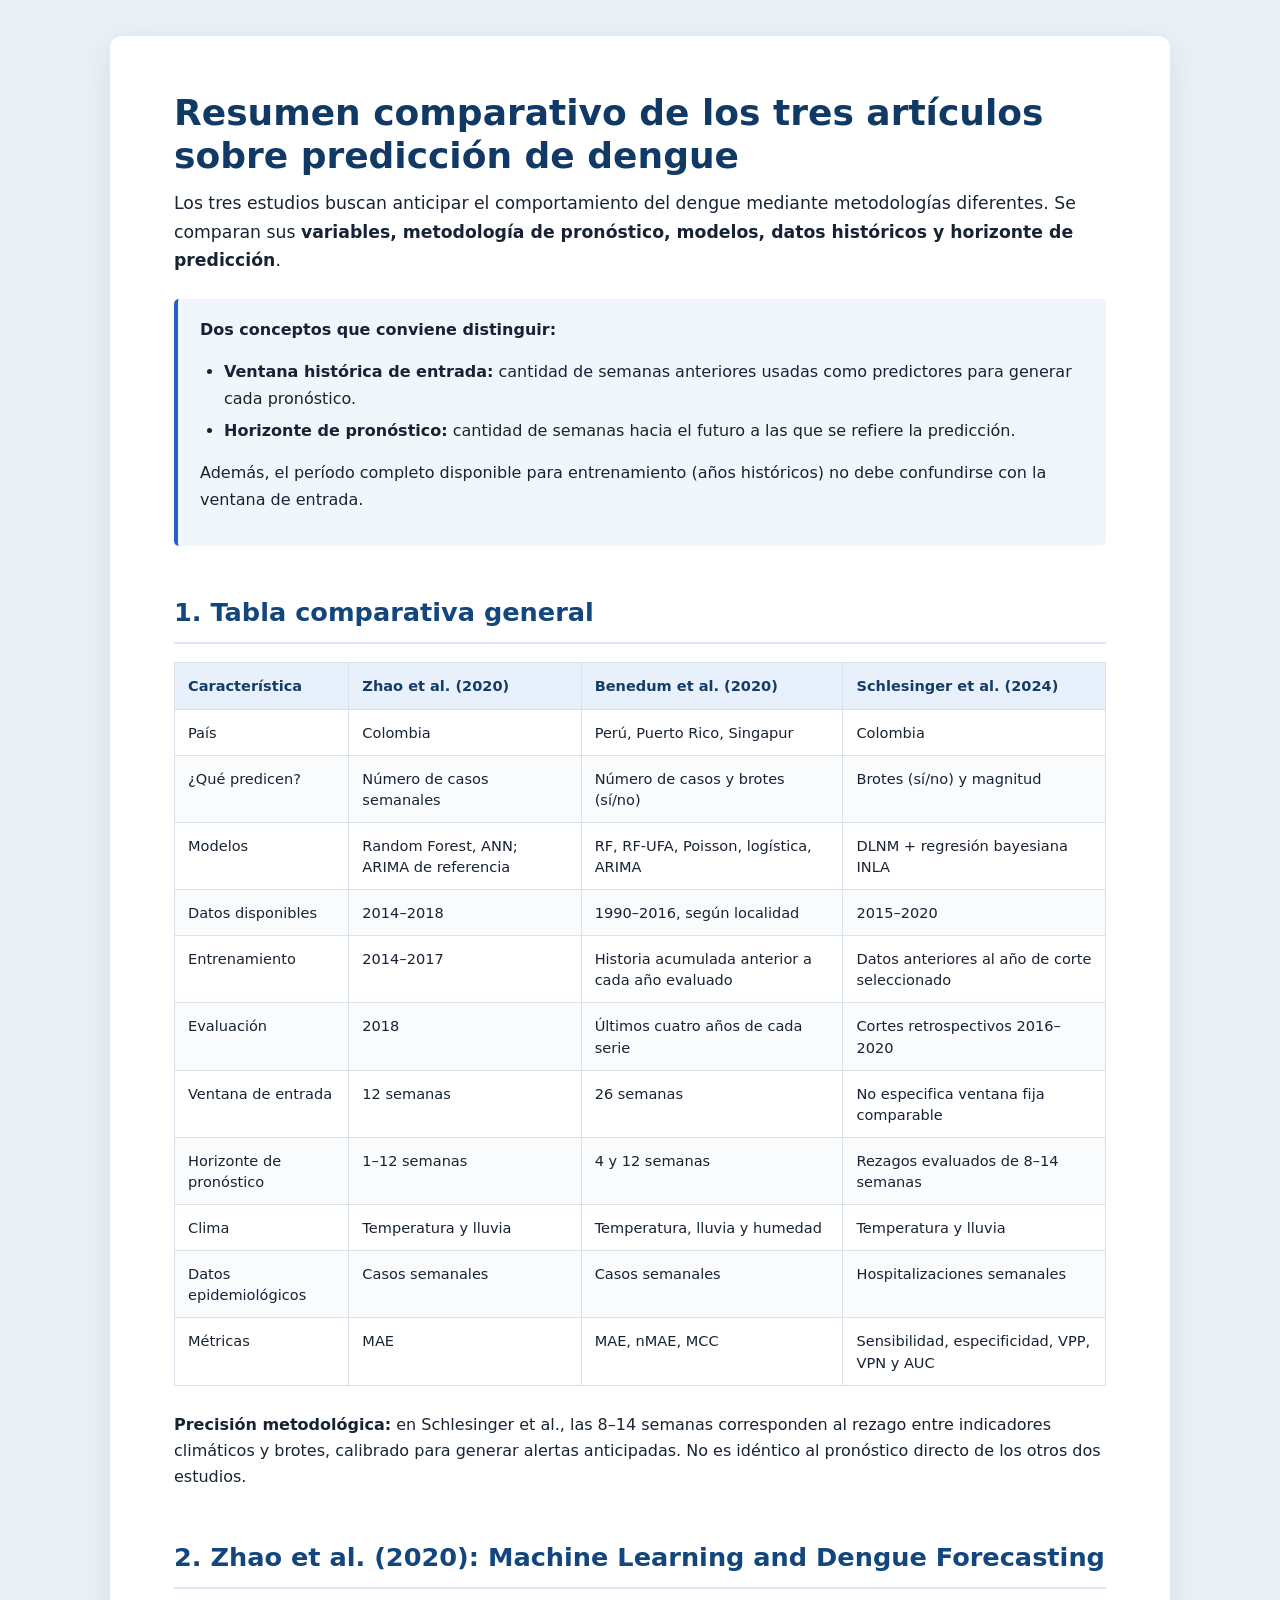
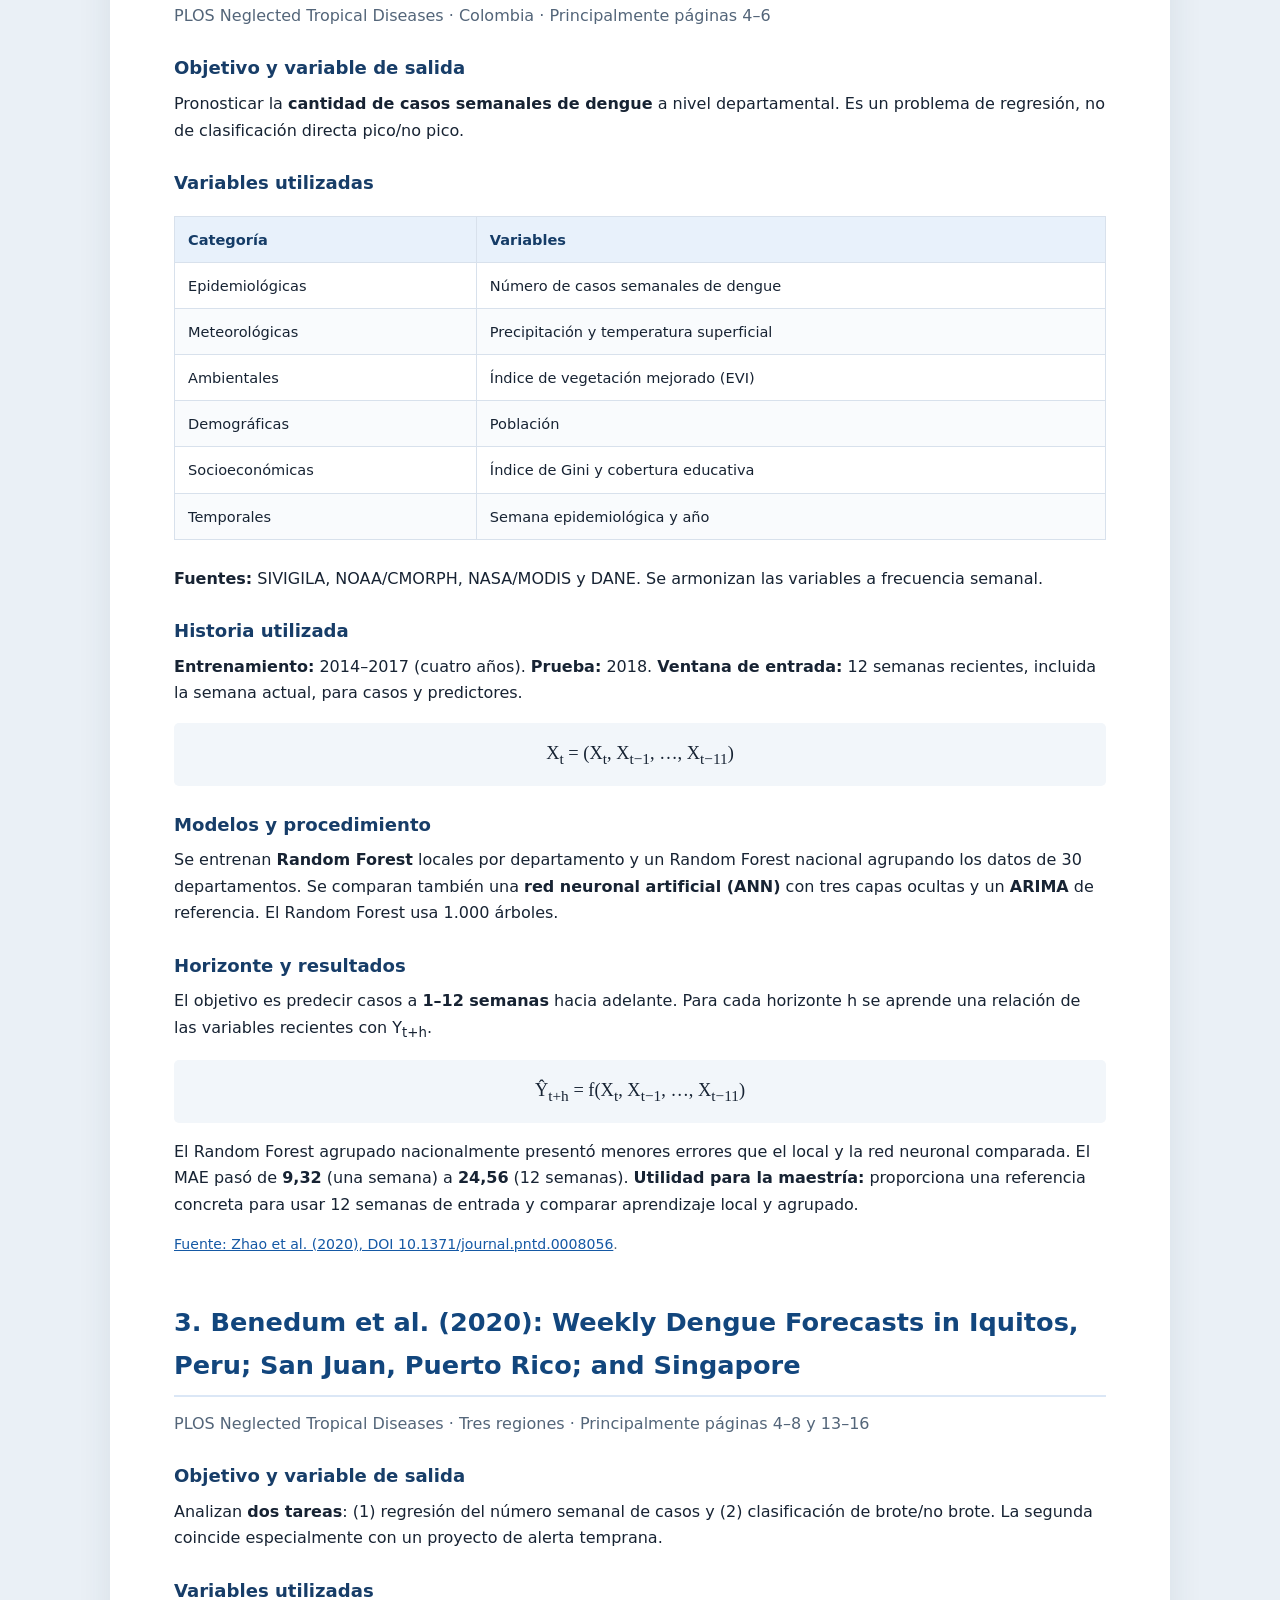
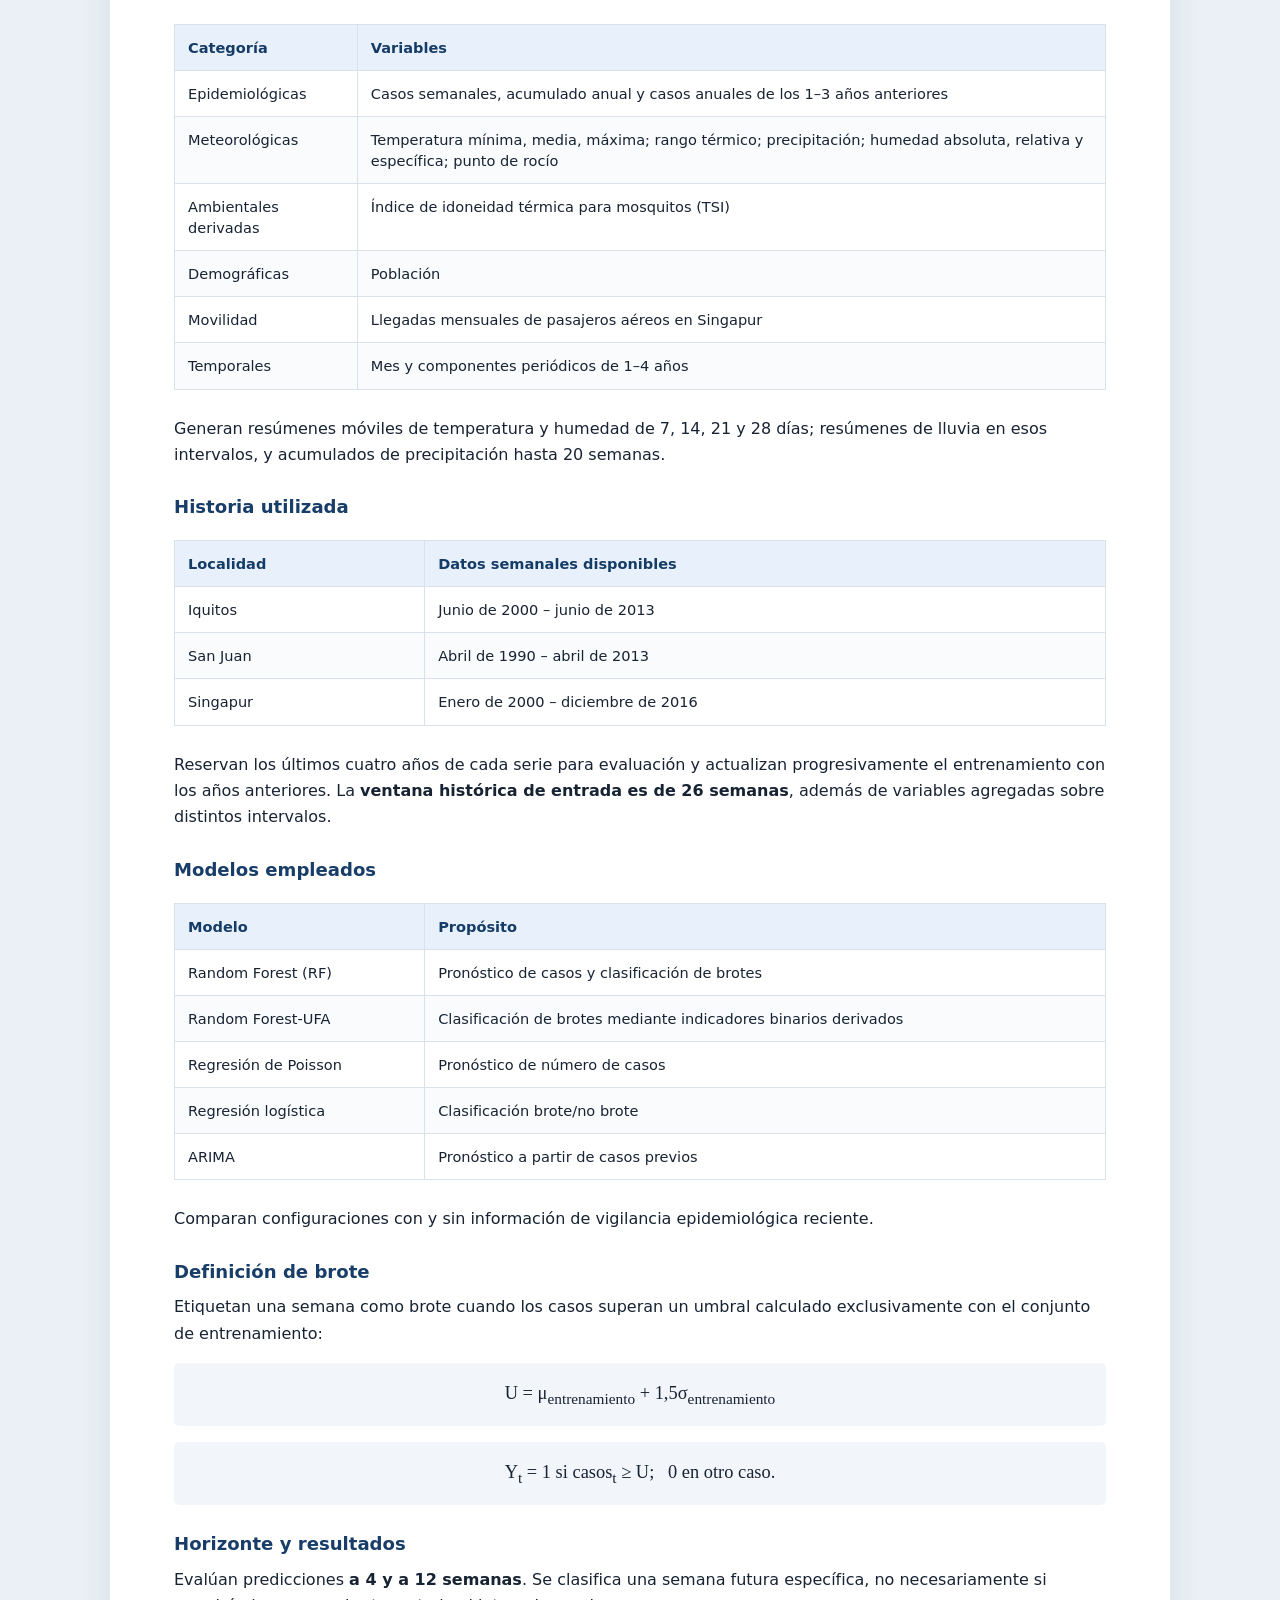
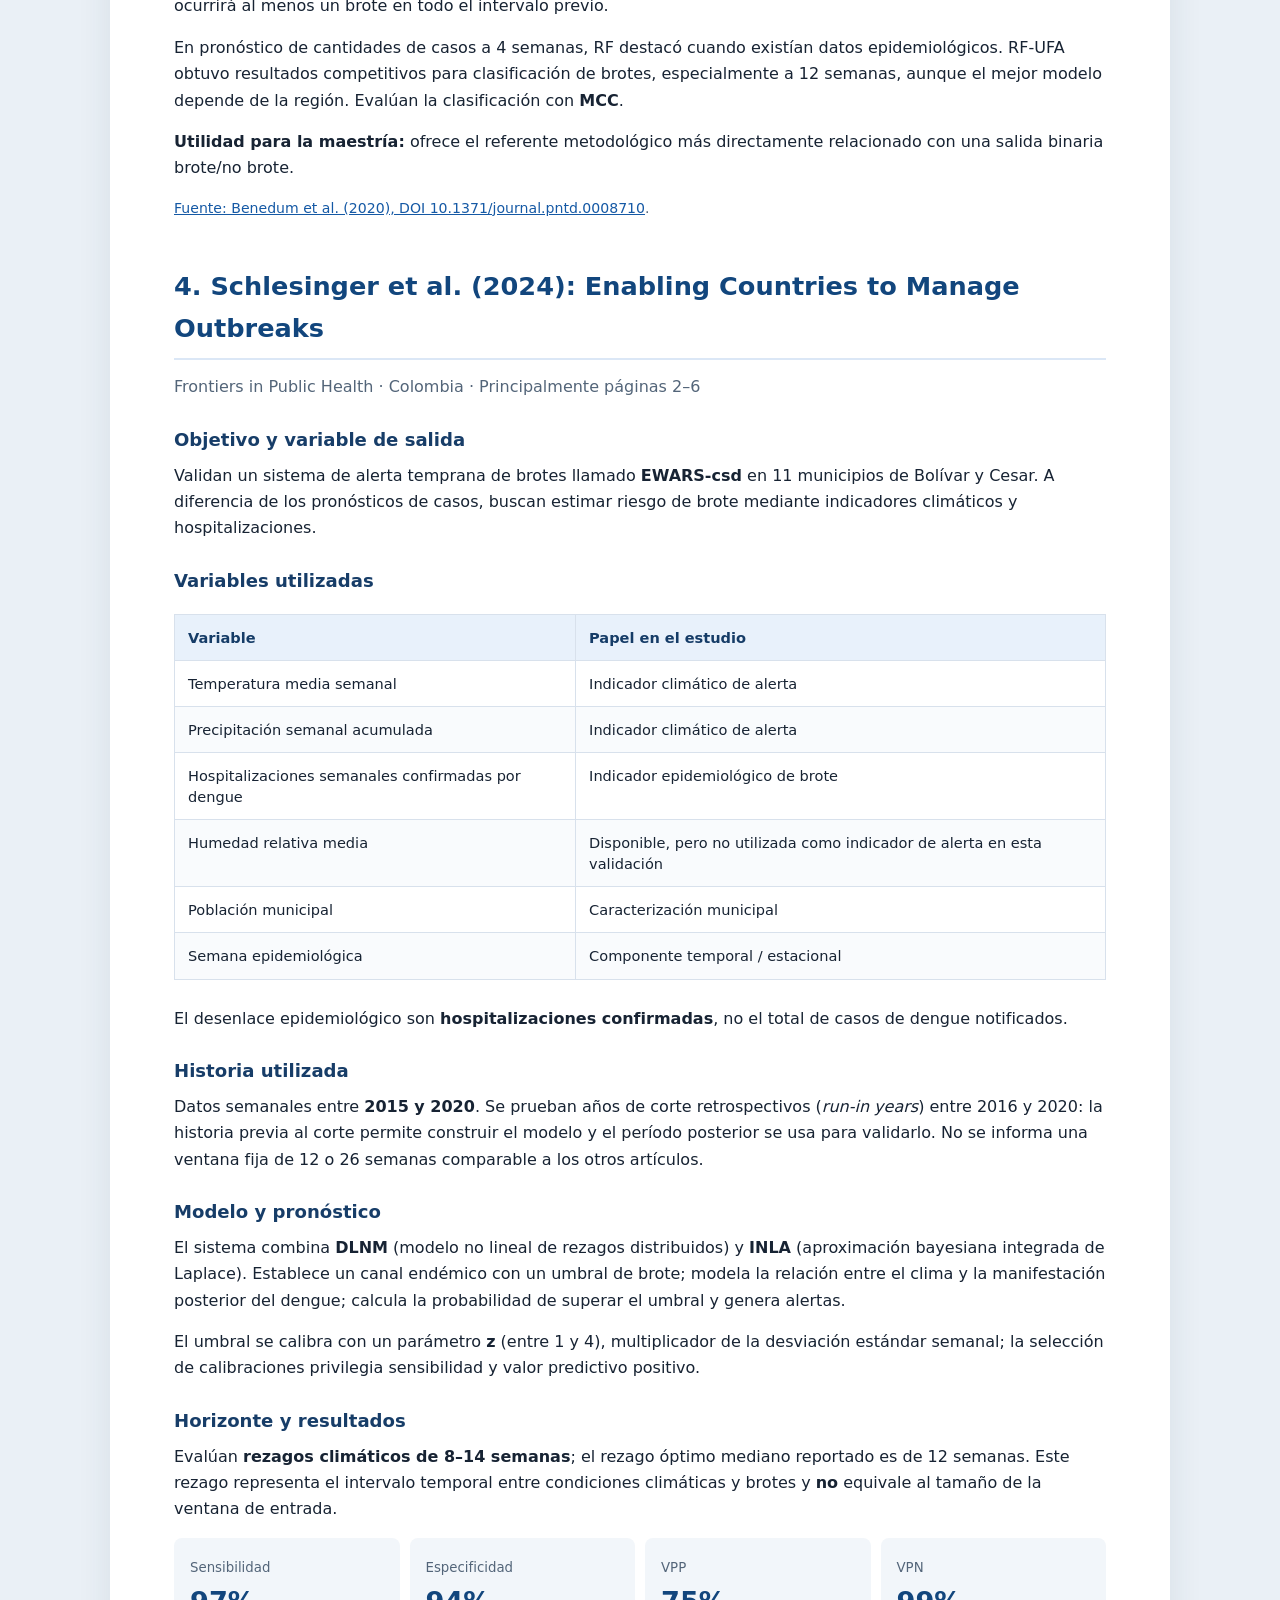
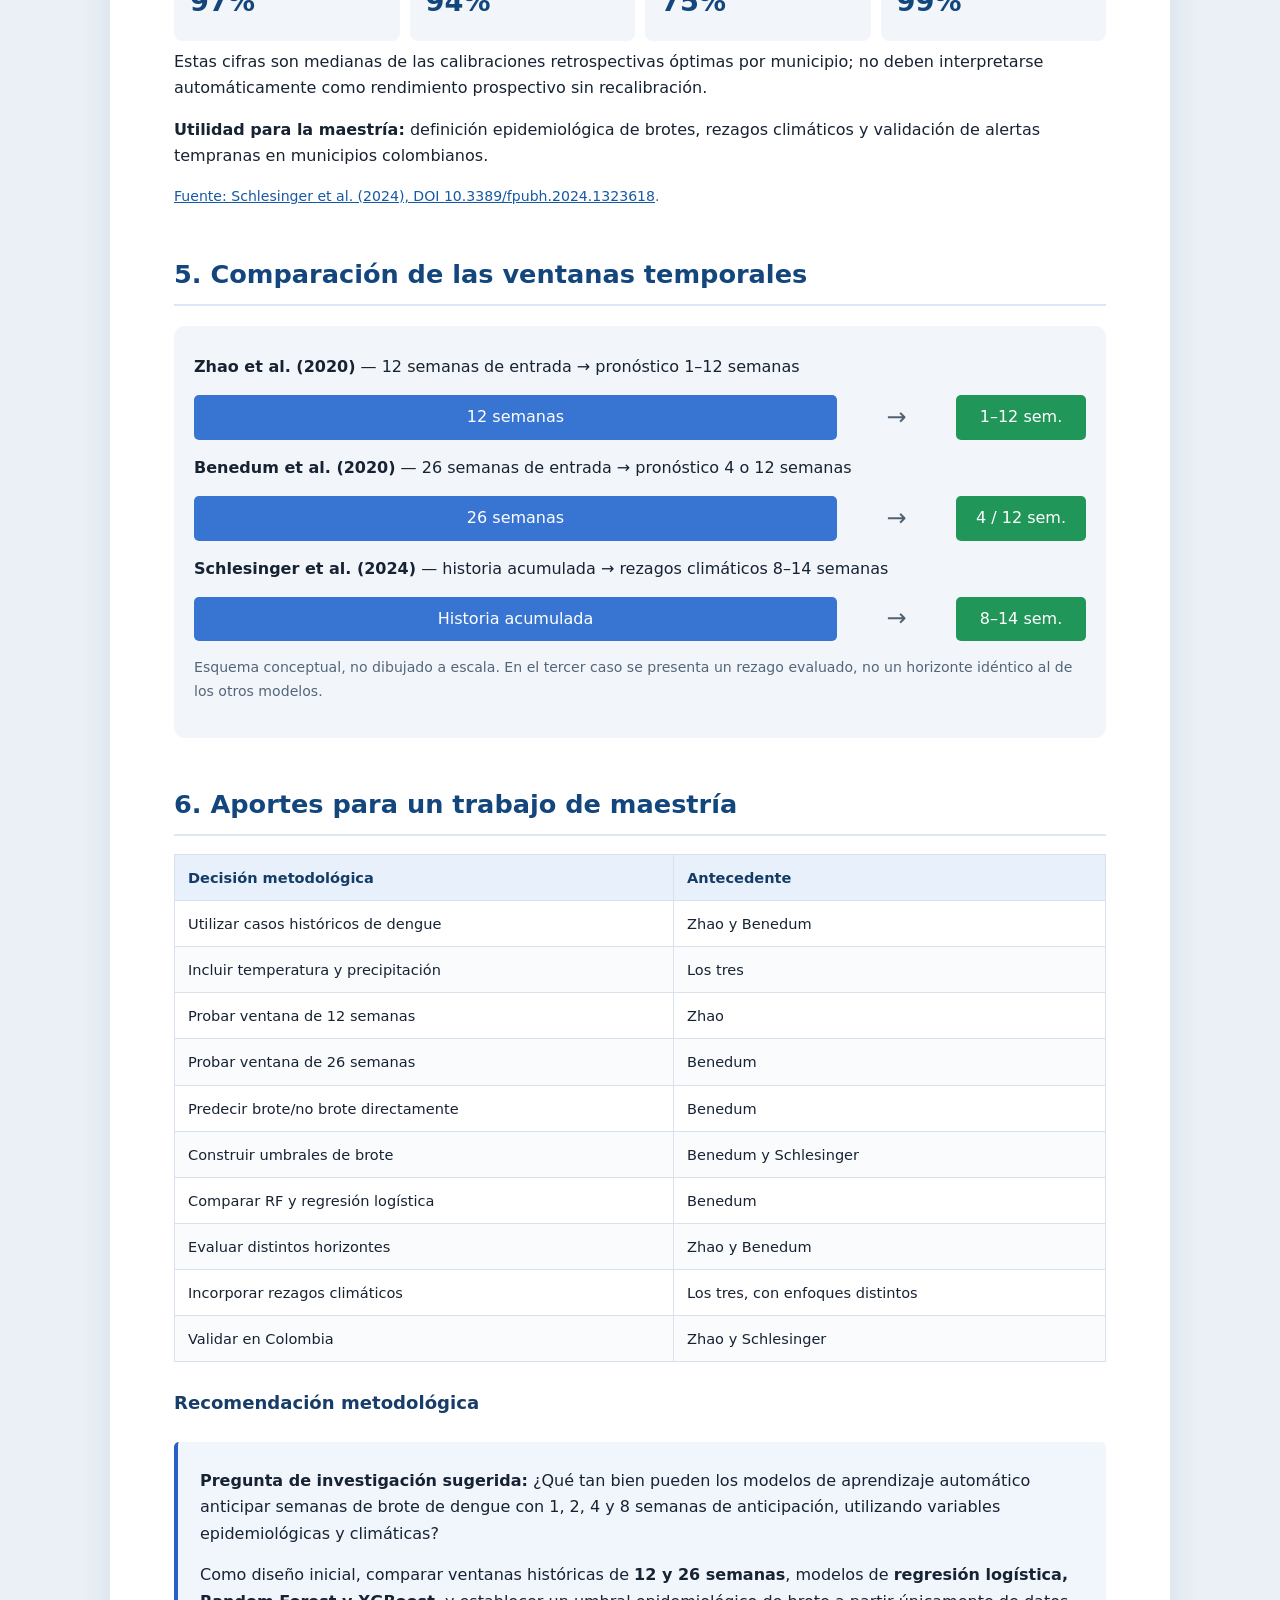
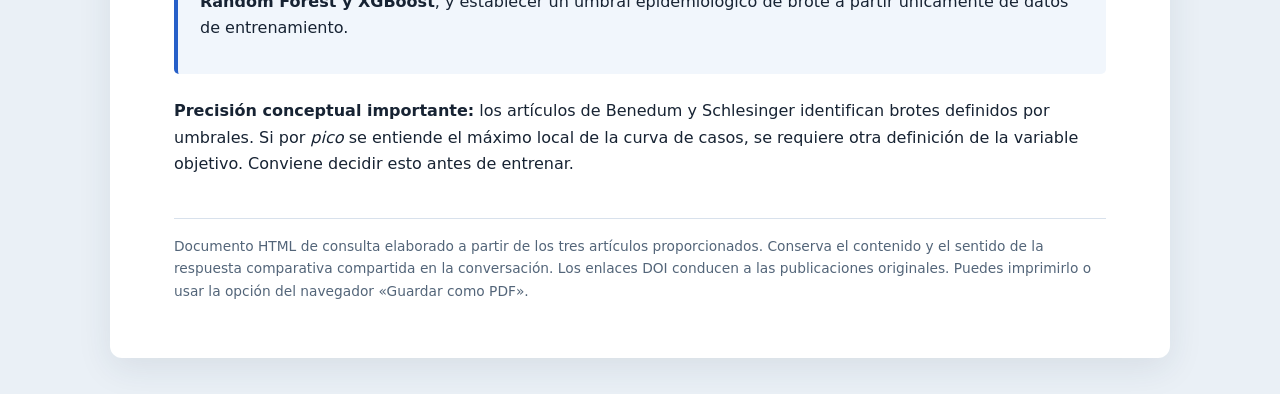
<file: Articulos/resumen_articulos_dengue.html>
<!doctype html>
<html lang="es">
<head>
<meta charset="utf-8"><meta name="viewport" content="width=device-width, initial-scale=1">
<title>Resumen comparativo de tres artículos sobre predicción de dengue</title>
<style>
:root{--ink:#172333;--muted:#536579;--blue:#265fc8;--border:#d8e1ec;--paper:#ffffff;--soft:#f2f6fa;--green:#157c48}
*{box-sizing:border-box}body{margin:0;background:#eaf0f6;color:var(--ink);font:16px/1.65 system-ui,-apple-system,BlinkMacSystemFont,"Segoe UI",sans-serif}.page{max-width:1060px;margin:36px auto;background:var(--paper);box-shadow:0 10px 35px #21304a18;padding:55px 64px;border-radius:12px}h1{font-size:2.25rem;line-height:1.2;margin:0 0 12px;color:#103965}h2{font-size:1.6rem;margin:45px 0 14px;color:#12467d;border-bottom:2px solid #dbe7f6;padding-bottom:9px}h3{font-size:1.13rem;margin:24px 0 8px;color:#173d68}p{margin:8px 0 15px}.lead{font-size:1.08rem}.muted,.source{color:var(--muted)}.source{font-size:.88rem}.callout{padding:18px 22px;background:#f1f6fc;border-left:4px solid var(--blue);border-radius:5px;margin:24px 0}.scroll{overflow-x:auto;margin:18px 0 26px}table{width:100%;border-collapse:collapse;font-size:.91rem;line-height:1.45}th,td{border:1px solid var(--border);padding:12px 13px;vertical-align:top;text-align:left}th{background:#e8f1fb;color:#153c67}tbody tr:nth-child(even){background:#f9fbfd}ul,ol{padding-left:24px}li{margin:6px 0}.formula{padding:15px;background:var(--soft);font-family:Georgia,serif;text-align:center;font-size:1.15rem;margin:16px 0;border-radius:5px}.panel{background:var(--soft);padding:20px;border-radius:10px;margin:20px 0}.time{display:grid;grid-template-columns:1fr 95px 130px;gap:12px;align-items:center;margin:15px 0}.past{background:#3874d2;color:#fff;text-align:center;border-radius:5px;padding:9px}.future{background:#209659;color:#fff;text-align:center;border-radius:5px;padding:9px}.arrow{text-align:center;color:#506070;font-size:24px}.metrics{display:grid;grid-template-columns:repeat(4,1fr);gap:10px}.metric{background:var(--soft);padding:16px;border-radius:8px}.metric b{display:block;font-size:1.7rem;color:#12467d}.metric small{color:var(--muted)}.foot{margin-top:40px;border-top:1px solid var(--border);padding-top:16px;font-size:.86rem;color:var(--muted)}a{color:#1559a5}@media(max-width:650px){.page{padding:25px 18px;margin:0;border-radius:0}h1{font-size:1.8rem}.metrics{grid-template-columns:repeat(2,1fr)}.time{grid-template-columns:1fr 35px 100px;font-size:.78rem}table{min-width:640px}}@media print{body{background:#fff}.page{margin:0;padding:18mm;max-width:none;box-shadow:none}h2,h3{break-after:avoid}.scroll{overflow:visible}table{font-size:9pt}tr{break-inside:avoid}.panel,.callout{break-inside:avoid}a{text-decoration:none;color:inherit}}
</style>
</head><body><main class="page">
<h1>Resumen comparativo de los tres artículos sobre predicción de dengue</h1>
<p class="lead">Los tres estudios buscan anticipar el comportamiento del dengue mediante metodologías diferentes. Se comparan sus <strong>variables, metodología de pronóstico, modelos, datos históricos y horizonte de predicción</strong>.</p>
<div class="callout"><strong>Dos conceptos que conviene distinguir:</strong><ul><li><strong>Ventana histórica de entrada:</strong> cantidad de semanas anteriores usadas como predictores para generar cada pronóstico.</li><li><strong>Horizonte de pronóstico:</strong> cantidad de semanas hacia el futuro a las que se refiere la predicción.</li></ul><p>Además, el período completo disponible para entrenamiento (años históricos) no debe confundirse con la ventana de entrada.</p></div>
<h2>1. Tabla comparativa general</h2><div class="scroll"><table><thead><tr><th>Característica</th><th>Zhao et al. (2020)</th><th>Benedum et al. (2020)</th><th>Schlesinger et al. (2024)</th></tr></thead><tbody>
<tr><td>País</td><td>Colombia</td><td>Perú, Puerto Rico, Singapur</td><td>Colombia</td></tr>
<tr><td>¿Qué predicen?</td><td>Número de casos semanales</td><td>Número de casos y brotes (sí/no)</td><td>Brotes (sí/no) y magnitud</td></tr>
<tr><td>Modelos</td><td>Random Forest, ANN; ARIMA de referencia</td><td>RF, RF-UFA, Poisson, logística, ARIMA</td><td>DLNM + regresión bayesiana INLA</td></tr>
<tr><td>Datos disponibles</td><td>2014–2018</td><td>1990–2016, según localidad</td><td>2015–2020</td></tr>
<tr><td>Entrenamiento</td><td>2014–2017</td><td>Historia acumulada anterior a cada año evaluado</td><td>Datos anteriores al año de corte seleccionado</td></tr>
<tr><td>Evaluación</td><td>2018</td><td>Últimos cuatro años de cada serie</td><td>Cortes retrospectivos 2016–2020</td></tr>
<tr><td>Ventana de entrada</td><td>12 semanas</td><td>26 semanas</td><td>No especifica ventana fija comparable</td></tr>
<tr><td>Horizonte de pronóstico</td><td>1–12 semanas</td><td>4 y 12 semanas</td><td>Rezagos evaluados de 8–14 semanas</td></tr>
<tr><td>Clima</td><td>Temperatura y lluvia</td><td>Temperatura, lluvia y humedad</td><td>Temperatura y lluvia</td></tr>
<tr><td>Datos epidemiológicos</td><td>Casos semanales</td><td>Casos semanales</td><td>Hospitalizaciones semanales</td></tr>
<tr><td>Métricas</td><td>MAE</td><td>MAE, nMAE, MCC</td><td>Sensibilidad, especificidad, VPP, VPN y AUC</td></tr>
</tbody></table></div>
<p><strong>Precisión metodológica:</strong> en Schlesinger et al., las 8–14 semanas corresponden al rezago entre indicadores climáticos y brotes, calibrado para generar alertas anticipadas. No es idéntico al pronóstico directo de los otros dos estudios.</p>
<h2>2. Zhao et al. (2020): Machine Learning and Dengue Forecasting</h2><p class="muted">PLOS Neglected Tropical Diseases · Colombia · Principalmente páginas 4–6</p>
<h3>Objetivo y variable de salida</h3><p>Pronosticar la <strong>cantidad de casos semanales de dengue</strong> a nivel departamental. Es un problema de regresión, no de clasificación directa pico/no pico.</p>
<h3>Variables utilizadas</h3><div class="scroll"><table><thead><tr><th>Categoría</th><th>Variables</th></tr></thead><tbody>
<tr><td>Epidemiológicas</td><td>Número de casos semanales de dengue</td></tr><tr><td>Meteorológicas</td><td>Precipitación y temperatura superficial</td></tr><tr><td>Ambientales</td><td>Índice de vegetación mejorado (EVI)</td></tr><tr><td>Demográficas</td><td>Población</td></tr><tr><td>Socioeconómicas</td><td>Índice de Gini y cobertura educativa</td></tr><tr><td>Temporales</td><td>Semana epidemiológica y año</td></tr></tbody></table></div>
<p><strong>Fuentes:</strong> SIVIGILA, NOAA/CMORPH, NASA/MODIS y DANE. Se armonizan las variables a frecuencia semanal.</p>
<h3>Historia utilizada</h3><p><strong>Entrenamiento:</strong> 2014–2017 (cuatro años). <strong>Prueba:</strong> 2018. <strong>Ventana de entrada:</strong> 12 semanas recientes, incluida la semana actual, para casos y predictores.</p>
<div class="formula">X<sub>t</sub> = (X<sub>t</sub>, X<sub>t−1</sub>, …, X<sub>t−11</sub>)</div>
<h3>Modelos y procedimiento</h3><p>Se entrenan <strong>Random Forest</strong> locales por departamento y un Random Forest nacional agrupando los datos de 30 departamentos. Se comparan también una <strong>red neuronal artificial (ANN)</strong> con tres capas ocultas y un <strong>ARIMA</strong> de referencia. El Random Forest usa 1.000 árboles.</p>
<h3>Horizonte y resultados</h3><p>El objetivo es predecir casos a <strong>1–12 semanas</strong> hacia adelante. Para cada horizonte h se aprende una relación de las variables recientes con Y<sub>t+h</sub>.</p>
<div class="formula">Ŷ<sub>t+h</sub> = f(X<sub>t</sub>, X<sub>t−1</sub>, …, X<sub>t−11</sub>)</div>
<p>El Random Forest agrupado nacionalmente presentó menores errores que el local y la red neuronal comparada. El MAE pasó de <strong>9,32</strong> (una semana) a <strong>24,56</strong> (12 semanas). <strong>Utilidad para la maestría:</strong> proporciona una referencia concreta para usar 12 semanas de entrada y comparar aprendizaje local y agrupado.</p>
<p class="source"><a href="https://doi.org/10.1371/journal.pntd.0008056">Fuente: Zhao et al. (2020), DOI 10.1371/journal.pntd.0008056</a>.</p>
<h2>3. Benedum et al. (2020): Weekly Dengue Forecasts in Iquitos, Peru; San Juan, Puerto Rico; and Singapore</h2><p class="muted">PLOS Neglected Tropical Diseases · Tres regiones · Principalmente páginas 4–8 y 13–16</p>
<h3>Objetivo y variable de salida</h3><p>Analizan <strong>dos tareas</strong>: (1) regresión del número semanal de casos y (2) clasificación de brote/no brote. La segunda coincide especialmente con un proyecto de alerta temprana.</p>
<h3>Variables utilizadas</h3><div class="scroll"><table><thead><tr><th>Categoría</th><th>Variables</th></tr></thead><tbody>
<tr><td>Epidemiológicas</td><td>Casos semanales, acumulado anual y casos anuales de los 1–3 años anteriores</td></tr>
<tr><td>Meteorológicas</td><td>Temperatura mínima, media, máxima; rango térmico; precipitación; humedad absoluta, relativa y específica; punto de rocío</td></tr>
<tr><td>Ambientales derivadas</td><td>Índice de idoneidad térmica para mosquitos (TSI)</td></tr>
<tr><td>Demográficas</td><td>Población</td></tr><tr><td>Movilidad</td><td>Llegadas mensuales de pasajeros aéreos en Singapur</td></tr><tr><td>Temporales</td><td>Mes y componentes periódicos de 1–4 años</td></tr></tbody></table></div>
<p>Generan resúmenes móviles de temperatura y humedad de 7, 14, 21 y 28 días; resúmenes de lluvia en esos intervalos, y acumulados de precipitación hasta 20 semanas.</p>
<h3>Historia utilizada</h3><div class="scroll"><table><thead><tr><th>Localidad</th><th>Datos semanales disponibles</th></tr></thead><tbody><tr><td>Iquitos</td><td>Junio de 2000 – junio de 2013</td></tr><tr><td>San Juan</td><td>Abril de 1990 – abril de 2013</td></tr><tr><td>Singapur</td><td>Enero de 2000 – diciembre de 2016</td></tr></tbody></table></div>
<p>Reservan los últimos cuatro años de cada serie para evaluación y actualizan progresivamente el entrenamiento con los años anteriores. La <strong>ventana histórica de entrada es de 26 semanas</strong>, además de variables agregadas sobre distintos intervalos.</p>
<h3>Modelos empleados</h3><div class="scroll"><table><thead><tr><th>Modelo</th><th>Propósito</th></tr></thead><tbody><tr><td>Random Forest (RF)</td><td>Pronóstico de casos y clasificación de brotes</td></tr><tr><td>Random Forest-UFA</td><td>Clasificación de brotes mediante indicadores binarios derivados</td></tr><tr><td>Regresión de Poisson</td><td>Pronóstico de número de casos</td></tr><tr><td>Regresión logística</td><td>Clasificación brote/no brote</td></tr><tr><td>ARIMA</td><td>Pronóstico a partir de casos previos</td></tr></tbody></table></div>
<p>Comparan configuraciones con y sin información de vigilancia epidemiológica reciente.</p>
<h3>Definición de brote</h3><p>Etiquetan una semana como brote cuando los casos superan un umbral calculado exclusivamente con el conjunto de entrenamiento:</p><div class="formula">U = μ<sub>entrenamiento</sub> + 1,5σ<sub>entrenamiento</sub></div>
<div class="formula">Y<sub>t</sub> = 1 si casos<sub>t</sub> ≥ U; &nbsp; 0 en otro caso.</div>
<h3>Horizonte y resultados</h3><p>Evalúan predicciones <strong>a 4 y a 12 semanas</strong>. Se clasifica una semana futura específica, no necesariamente si ocurrirá al menos un brote en todo el intervalo previo.</p><p>En pronóstico de cantidades de casos a 4 semanas, RF destacó cuando existían datos epidemiológicos. RF-UFA obtuvo resultados competitivos para clasificación de brotes, especialmente a 12 semanas, aunque el mejor modelo depende de la región. Evalúan la clasificación con <strong>MCC</strong>.</p><p><strong>Utilidad para la maestría:</strong> ofrece el referente metodológico más directamente relacionado con una salida binaria brote/no brote.</p>
<p class="source"><a href="https://doi.org/10.1371/journal.pntd.0008710">Fuente: Benedum et al. (2020), DOI 10.1371/journal.pntd.0008710</a>.</p>
<h2>4. Schlesinger et al. (2024): Enabling Countries to Manage Outbreaks</h2><p class="muted">Frontiers in Public Health · Colombia · Principalmente páginas 2–6</p>
<h3>Objetivo y variable de salida</h3><p>Validan un sistema de alerta temprana de brotes llamado <strong>EWARS-csd</strong> en 11 municipios de Bolívar y Cesar. A diferencia de los pronósticos de casos, buscan estimar riesgo de brote mediante indicadores climáticos y hospitalizaciones.</p>
<h3>Variables utilizadas</h3><div class="scroll"><table><thead><tr><th>Variable</th><th>Papel en el estudio</th></tr></thead><tbody><tr><td>Temperatura media semanal</td><td>Indicador climático de alerta</td></tr><tr><td>Precipitación semanal acumulada</td><td>Indicador climático de alerta</td></tr><tr><td>Hospitalizaciones semanales confirmadas por dengue</td><td>Indicador epidemiológico de brote</td></tr><tr><td>Humedad relativa media</td><td>Disponible, pero no utilizada como indicador de alerta en esta validación</td></tr><tr><td>Población municipal</td><td>Caracterización municipal</td></tr><tr><td>Semana epidemiológica</td><td>Componente temporal / estacional</td></tr></tbody></table></div>
<p>El desenlace epidemiológico son <strong>hospitalizaciones confirmadas</strong>, no el total de casos de dengue notificados.</p>
<h3>Historia utilizada</h3><p>Datos semanales entre <strong>2015 y 2020</strong>. Se prueban años de corte retrospectivos (<em>run-in years</em>) entre 2016 y 2020: la historia previa al corte permite construir el modelo y el período posterior se usa para validarlo. No se informa una ventana fija de 12 o 26 semanas comparable a los otros artículos.</p>
<h3>Modelo y pronóstico</h3><p>El sistema combina <strong>DLNM</strong> (modelo no lineal de rezagos distribuidos) y <strong>INLA</strong> (aproximación bayesiana integrada de Laplace). Establece un canal endémico con un umbral de brote; modela la relación entre el clima y la manifestación posterior del dengue; calcula la probabilidad de superar el umbral y genera alertas.</p><p>El umbral se calibra con un parámetro <strong>z</strong> (entre 1 y 4), multiplicador de la desviación estándar semanal; la selección de calibraciones privilegia sensibilidad y valor predictivo positivo.</p>
<h3>Horizonte y resultados</h3><p>Evalúan <strong>rezagos climáticos de 8–14 semanas</strong>; el rezago óptimo mediano reportado es de 12 semanas. Este rezago representa el intervalo temporal entre condiciones climáticas y brotes y <strong>no</strong> equivale al tamaño de la ventana de entrada.</p>
<div class="metrics"><div class="metric"><small>Sensibilidad</small><b>97%</b></div><div class="metric"><small>Especificidad</small><b>94%</b></div><div class="metric"><small>VPP</small><b>75%</b></div><div class="metric"><small>VPN</small><b>99%</b></div></div>
<p>Estas cifras son medianas de las calibraciones retrospectivas óptimas por municipio; no deben interpretarse automáticamente como rendimiento prospectivo sin recalibración.</p><p><strong>Utilidad para la maestría:</strong> definición epidemiológica de brotes, rezagos climáticos y validación de alertas tempranas en municipios colombianos.</p>
<p class="source"><a href="https://doi.org/10.3389/fpubh.2024.1323618">Fuente: Schlesinger et al. (2024), DOI 10.3389/fpubh.2024.1323618</a>.</p>
<h2>5. Comparación de las ventanas temporales</h2><div class="panel">
<p><strong>Zhao et al. (2020)</strong> — 12 semanas de entrada → pronóstico 1–12 semanas</p><div class="time"><div class="past">12 semanas</div><div class="arrow">→</div><div class="future">1–12 sem.</div></div>
<p><strong>Benedum et al. (2020)</strong> — 26 semanas de entrada → pronóstico 4 o 12 semanas</p><div class="time"><div class="past">26 semanas</div><div class="arrow">→</div><div class="future">4 / 12 sem.</div></div>
<p><strong>Schlesinger et al. (2024)</strong> — historia acumulada → rezagos climáticos 8–14 semanas</p><div class="time"><div class="past">Historia acumulada</div><div class="arrow">→</div><div class="future">8–14 sem.</div></div>
<p class="source">Esquema conceptual, no dibujado a escala. En el tercer caso se presenta un rezago evaluado, no un horizonte idéntico al de los otros modelos.</p>
</div>
<h2>6. Aportes para un trabajo de maestría</h2><div class="scroll"><table><thead><tr><th>Decisión metodológica</th><th>Antecedente</th></tr></thead><tbody>
<tr><td>Utilizar casos históricos de dengue</td><td>Zhao y Benedum</td></tr><tr><td>Incluir temperatura y precipitación</td><td>Los tres</td></tr><tr><td>Probar ventana de 12 semanas</td><td>Zhao</td></tr><tr><td>Probar ventana de 26 semanas</td><td>Benedum</td></tr><tr><td>Predecir brote/no brote directamente</td><td>Benedum</td></tr><tr><td>Construir umbrales de brote</td><td>Benedum y Schlesinger</td></tr><tr><td>Comparar RF y regresión logística</td><td>Benedum</td></tr><tr><td>Evaluar distintos horizontes</td><td>Zhao y Benedum</td></tr><tr><td>Incorporar rezagos climáticos</td><td>Los tres, con enfoques distintos</td></tr><tr><td>Validar en Colombia</td><td>Zhao y Schlesinger</td></tr>
</tbody></table></div>
<h3>Recomendación metodológica</h3><div class="callout"><p><strong>Pregunta de investigación sugerida:</strong> ¿Qué tan bien pueden los modelos de aprendizaje automático anticipar semanas de brote de dengue con 1, 2, 4 y 8 semanas de anticipación, utilizando variables epidemiológicas y climáticas?</p><p>Como diseño inicial, comparar ventanas históricas de <strong>12 y 26 semanas</strong>, modelos de <strong>regresión logística, Random Forest y XGBoost</strong>, y establecer un umbral epidemiológico de brote a partir únicamente de datos de entrenamiento.</p></div>
<p><strong>Precisión conceptual importante:</strong> los artículos de Benedum y Schlesinger identifican brotes definidos por umbrales. Si por <em>pico</em> se entiende el máximo local de la curva de casos, se requiere otra definición de la variable objetivo. Conviene decidir esto antes de entrenar.</p>
<div class="foot">Documento HTML de consulta elaborado a partir de los tres artículos proporcionados. Conserva el contenido y el sentido de la respuesta comparativa compartida en la conversación. Los enlaces DOI conducen a las publicaciones originales. Puedes imprimirlo o usar la opción del navegador «Guardar como PDF».</div>
</main></body></html>
</file>
